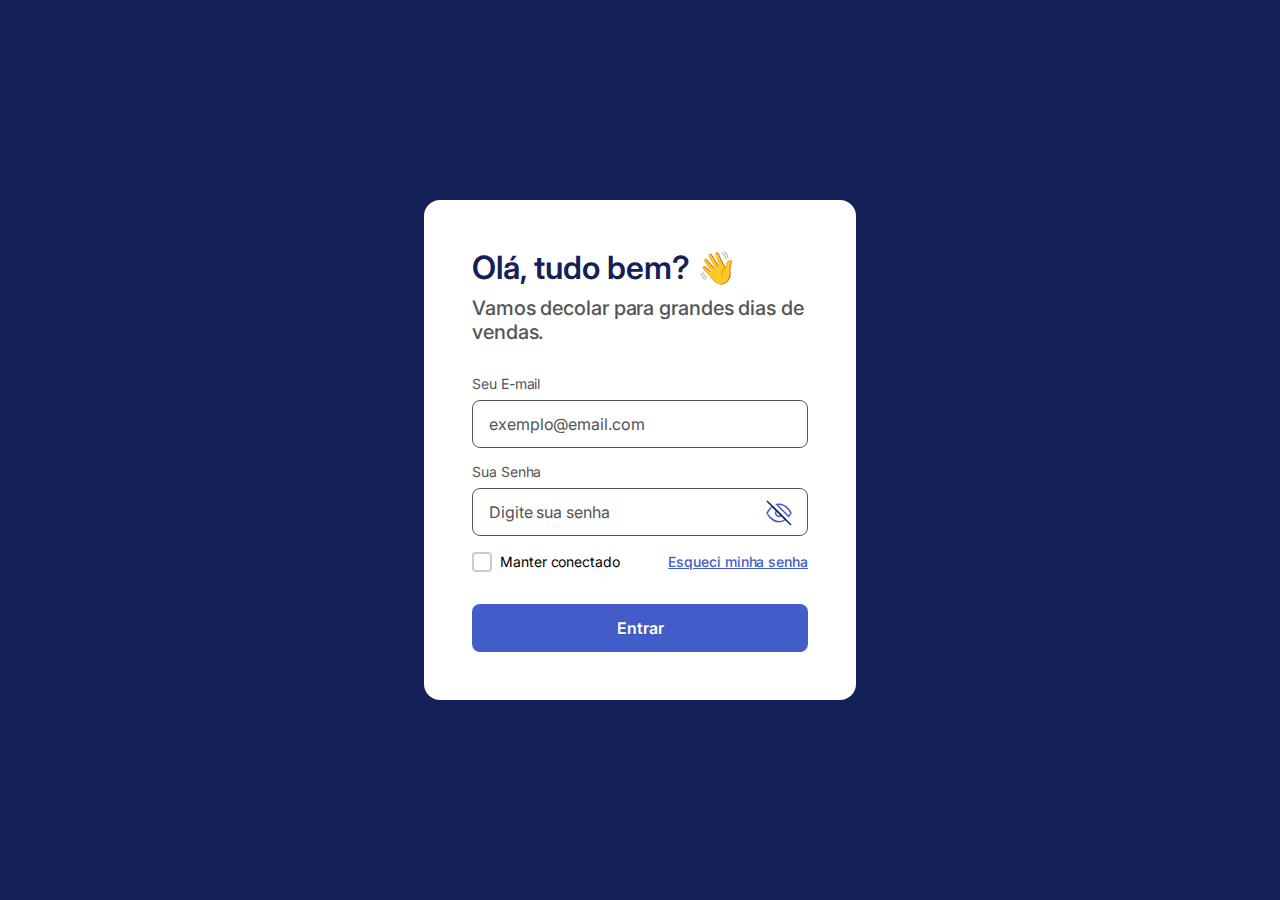
<file: index.html>
<!DOCTYPE html>
<html lang="pt-br">
  <head>
    <meta charset="UTF-8" />
    <meta http-equiv="X-UA-Compatible" content="IE=edge" />
    <meta name="viewport" content="width=device-width, initial-scale=1.0" />

    <title>b8one.academy - Login</title>

    <link rel="preconnect" href="https://fonts.googleapis.com">
    <link rel="preconnect" href="https://fonts.gstatic.com" crossorigin>
    <link href="https://fonts.googleapis.com/css2?family=Inter:wght@400;500;600&display=swap" rel="stylesheet">
    <link rel="stylesheet" href="./assets/css/authPage.css">
    <link rel="stylesheet" href="./assets/css/normalize.css">
  </head>
  <body>
    <main class="main">
      <div class="card">
        <h1 class="card__title">Olá, tudo bem? 👋</h1>
        <p class="card__description">
          Vamos decolar para grandes dias de vendas.
        </p>
        <form class="card__login-form" action="javascript:void(0);">
          <div class="input__email">
            <label class="card-login-form__label" for="email">Seu E-mail</label>
            <input class="card-login-form__input" type="email" name="email" id="email" placeholder="exemplo@email.com">
            <span class="card__input-wrong">Este e-mail não existe, você tem outro?</span>
          </div>          
          <div class="input__password">
            <label class="card-login-form__label" for="password">Sua Senha</label>
            <input class="card-login-form__input"  type="password" name="password" id="password" placeholder="Digite sua senha">
            <button type="button" class="card__password-visible" onclick="showPassword()">
              <svg class="card-password-visible__icon" width="26" height="26" viewBox="0 0 26 26" fill="none" xmlns="http://www.w3.org/2000/svg">
                <path d="M15.3127 15.313C15.0131 15.6345 14.6518 15.8924 14.2503 16.0713C13.8489 16.2502 13.4155 16.3464 12.9761 16.3541C12.5367 16.3619 12.1002 16.281 11.6927 16.1164C11.2852 15.9518 10.915 15.7068 10.6042 15.3961C10.2934 15.0853 10.0484 14.7151 9.88383 14.3076C9.71923 13.9001 9.63839 13.4636 9.64615 13.0242C9.6539 12.5847 9.75008 12.1514 9.92896 11.7499C10.1078 11.3484 10.3657 10.9871 10.6873 10.6875M19.48 19.4803C17.6152 20.9017 15.3445 21.6892 13 21.7275C5.36364 21.7275 1 13.0002 1 13.0002C2.35697 10.4714 4.23906 8.262 6.52 6.52025L19.48 19.4803ZM10.7091 4.53479C11.46 4.35903 12.2288 4.27116 13 4.27298C20.6364 4.27298 25 13.0002 25 13.0002C24.3378 14.2391 23.5481 15.4054 22.6436 16.4802L10.7091 4.53479Z" stroke="#425DC7" stroke-width="1.5"/>
                <path d="M1 1L25 25" stroke="#142159" stroke-width="1.5"/>
              </svg>
            </button>
          </div>
          <div class="card__bottom">
            <label class="card-remember-block">
              <input class="card-remember__input" type="checkbox" name="remember" id="remember">
              <span class="card-remember__checkmark"></span>
              Manter conectado
            </label>
            <a href="#" class="card__forgot-password">Esqueci minha senha</a>
          </div>
          <button class="card-button__submit" onclick="initUser()">Entrar</button>
        </form>
      </div>
    </main>
    <script src="./scripts/authPage.js"></script>
  </body>
</html>
</file>
<file: assets/css/authPage.css>
@import url("colors.css");

html,
body {
  width: 100%;
  height: 100%;
}

body {
  display: flex;
  justify-content: center;
  align-items: center;
  background: var(--primary-dark);
}

/* Main */

.main {
  width: min(100%, 464px);
  padding: 0 16px;
}

/* Card */

.card {
  padding: 48px 32px 48px 48px;
  background: var(--neutral);
  border-radius: 16px;
}

.card__title {
  font-weight: 600;
  font-size: 32px;
  line-height: 40px;
  color: var(--primary-dark);
  margin-bottom: 8px;
}

.card__description {
  font-weight: 500;
  font-size: 20px;
  line-height: 24px;
  letter-spacing: -0.005em;
  color: var(--neutral-medium);
  margin-bottom: 32px;
}

/* Card Form */

.card__login-form {
  width: min(100%, 336px);
}

.card-login-form__label {
  display: block;
  font-size: 14px;
  line-height: 16px;
  letter-spacing: -0.005em;
  color: var(--neutral-medium);
  margin-bottom: 8px;
}

.card-login-form__input {
  position: relative;
  display: block;
  width: 100%;
  padding: 11px 68px 11px 16px;
  font-size: 16px;
  line-height: 24px;
  letter-spacing: -0.005em;
  color: var(--neutral-medium);

  background: #ffffff;
  border: 1px solid #555555;
  border-radius: 8px;
}

.card-login-form__input::placeholder {
  font-size: 16px;
  letter-spacing: -0.005em;
  color: var(--neutral-medium);
  padding-right: 56px;
}

.card-login-form__input--wrong {
  border: 2px solid #f03460;
  padding: 10px 16px;
}

.card__input-wrong {
  display: none;
  font-weight: 500;
  font-size: 12px;
  line-height: 16px;
  margin-top: 8px;
  margin-bottom: 16px;
  color: var(--feedback-helper);
}

.card__input-wrong--active {
  display: block;
}

.input__password {
  margin: 16px 0;
  position: relative;
}

.card__password-visible {
  position: absolute;
  right: 16px;
  top: 50%;
  cursor: pointer;
}

/* Card Bottom */

.card__bottom {
  display: flex;
  align-items: center;
  justify-content: space-between;
  height: 20px;
  margin-bottom: 32px;
}

/* Remember Checkbox */

.card-remember-block {
  display: flex;
  align-items: center;
  gap: 8px;
  font-size: 14px;
  line-height: 16px;
  letter-spacing: -0.005em;
  color: var(--primary);
}

/* Remember Checkbox Icon */

.card-remember__input {
  display: none;
}
.card-remember__checkmark {
  position: relative;
  height: 20px;
  width: 20px;
  cursor: pointer;
  border-radius: 4px;
  border: 2px solid #ccc;
}

.card-remember__input:hover ~ .card-remember__checkmark {
  border-color: rgba(0, 0, 0, 0.4);
}

.card-remember__input:checked ~ .card-remember__checkmark {
  border-color: var(--purple-light);
  background: var(--purple-light);
}

.card-remember__checkmark:after {
  content: "";
  position: absolute;
  display: none;
}

.card-remember__input:checked ~ .card-remember__checkmark:after {
  display: block;
}

.card-remember__checkmark:after {
  width: 14px;
  height: 14px;
  top: 50%;
  transform: translateY(-50%);
  background-image: url("data:image/svg+xml,%3Csvg width='14' height='14' viewBox='0 0 14 14' fill='none' xmlns='http://www.w3.org/2000/svg'%3E%3Cpath d='M11.5833 4.0835L5.28125 9.91683L2.41667 7.26531' stroke='white' stroke-width='1.5' stroke-linecap='round' stroke-linejoin='round'/%3E%3C/svg%3E%0A");
}

.card__forgot-password {
  font-weight: 500;
  font-size: 14px;
  line-height: 18px;
  text-align: right;
  letter-spacing: -0.005em;
  text-decoration-line: underline;
  color: var(--purple-light);
}

/* Submit Button */

.card-button__submit {
  width: 100%;
  height: 48px;
  background: var(--purple-light);
  border-radius: 8px;
  font-weight: 600;
  font-size: 16px;
  line-height: 24px;
  color: #ffffff;
  text-shadow: 0px 1px 1px rgba(0, 0, 0, 0.12);
  transition: all 0.3s ease;
}

.card-button__submit:hover {
  background: var(--purple-default);
}

@media screen and (max-width: 360px) {
  .card {
    padding: 32px 16px 16px;
  }

  .card__title {
    font-size: 24px;
    line-height: 32px;
    text-align: center;
  }

  .card__description {
    font-weight: normal;
    font-size: 20px;
    line-height: 24px;
    text-align: center;
    margin-bottom: 24px;
  }

  .card__bottom {
    margin-bottom: 24px;
  }

  .card-remember-block {
    color: var(--neutral-medium);
  }
}
</file>
